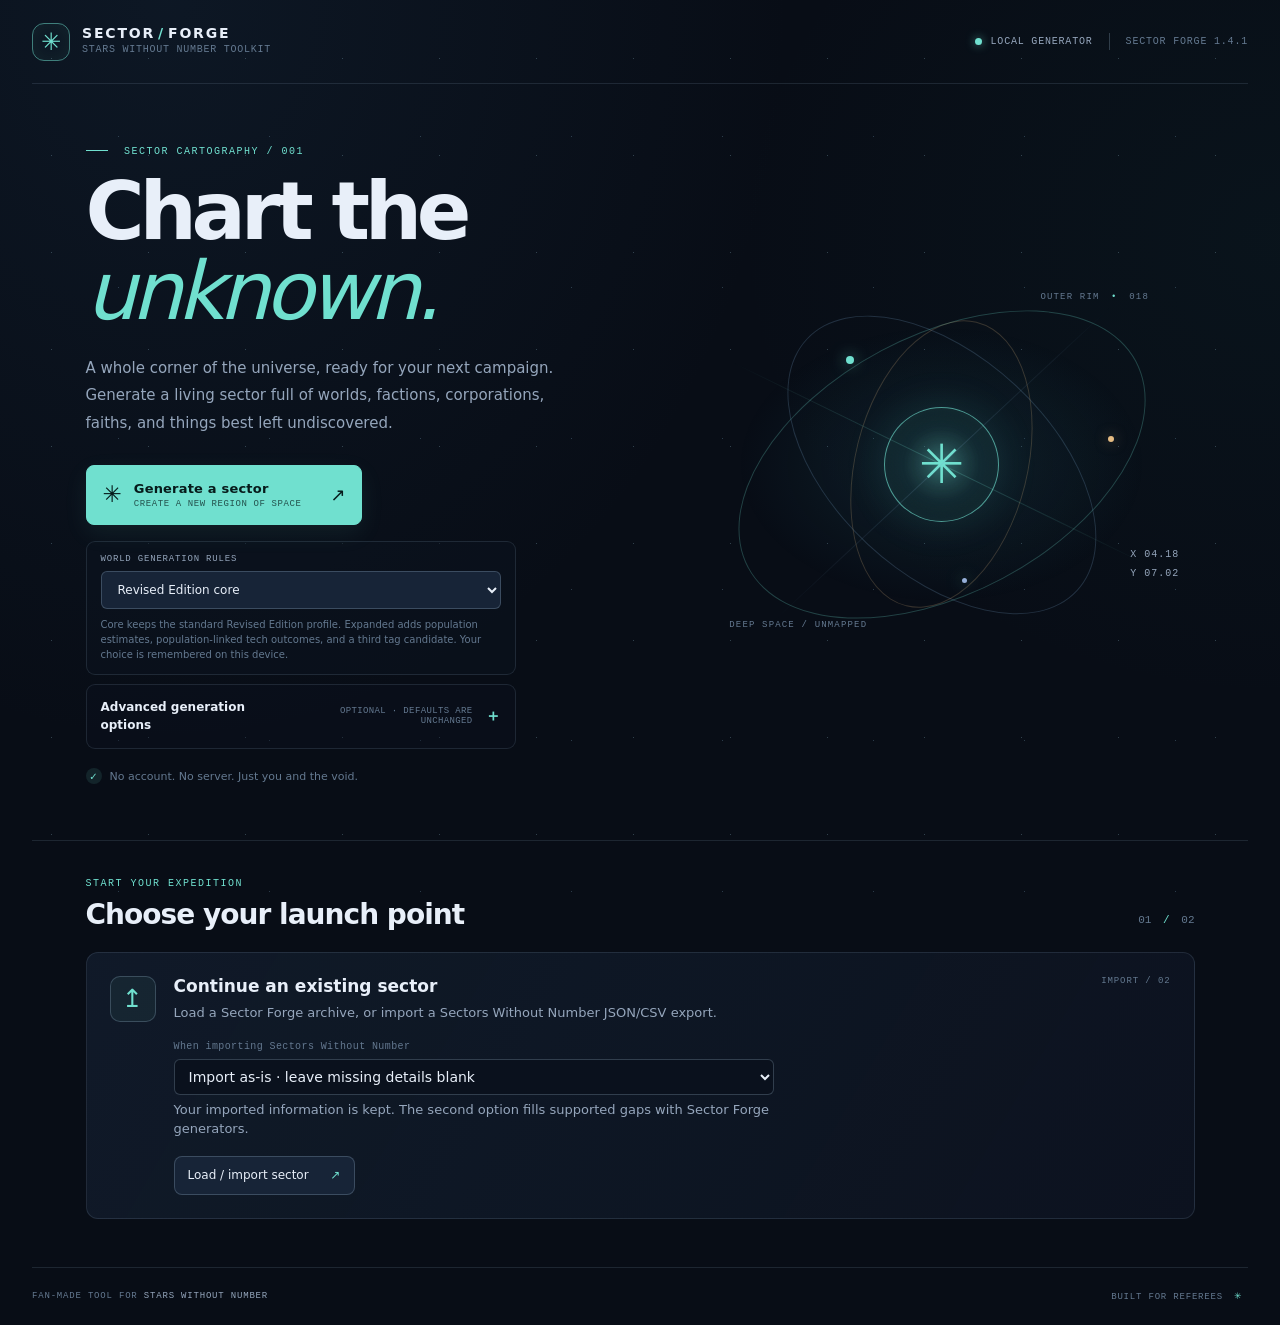
<file: index.html>
<!DOCTYPE html>
<html lang="en">
<head>
	<meta charset="UTF-8">
	<meta name="viewport" content="width=device-width, initial-scale=1">
	<meta name="theme-color" content="#0a101b">
	<meta name="description" content="Generate, explore, edit, and share Stars Without Number sectors.">
	<link rel="icon" type="image/svg+xml" href="./favicon.svg">
	<link rel="icon" type="image/png" sizes="32x32" href="./favicon-32x32.png">
	<link rel="icon" type="image/png" sizes="16x16" href="./favicon-16x16.png">
	<link rel="shortcut icon" href="./favicon.ico">
	<link rel="apple-touch-icon" sizes="180x180" href="./apple-touch-icon.png">
	<title>Sector Forge — Stars Without Number</title>
	<link rel="stylesheet" href="planet.css">
</head>
<body>
	<main id="generator-container" class="hide-section app-shell generator-shell">
		<header class="app-topbar">
			<a class="brand-lockup" href="#" aria-label="Sector Forge home">
				<span class="brand-mark" aria-hidden="true">✳</span>
				<span class="brand-copy"><strong>SECTOR<span class="brand-slash">/</span>FORGE</strong><small>STARS WITHOUT NUMBER TOOLKIT</small></span>
			</a>
			<div class="topbar-right"><span class="status-dot"></span><span>LOCAL GENERATOR</span><span class="topbar-divider"></span><span class="version-label">SECTOR FORGE 1.4.1</span></div>
		</header>

		<section class="hero-grid">
			<div class="hero-copy">
				<p class="eyebrow"><span class="eyebrow-line"></span> SECTOR CARTOGRAPHY / 001</p>
				<h1>Chart the<br><em>unknown.</em></h1>
				<p class="hero-description">A whole corner of the universe, ready for your next campaign. Generate a living sector full of worlds, factions, corporations, faiths, and things best left undiscovered.</p>
				<div class="hero-actions">
					<button id="generate-button" class="button button-primary"><span class="button-icon" aria-hidden="true">✳</span><span><strong>Generate a sector</strong><small>CREATE A NEW REGION OF SPACE</small></span><span class="button-arrow" aria-hidden="true">↗</span></button>
				</div>
				<div class="generation-options">
					<label for="world-generation-mode">World generation rules</label>
					<select id="world-generation-mode">
						<option value="core">Revised Edition core</option>
						<option value="expanded">Expanded World Generation profile</option>
					</select>
					<p>Core keeps the standard Revised Edition profile. Expanded adds population estimates, population-linked tech outcomes, and a third tag candidate. Your choice is remembered on this device.</p>
				</div>
				<details id="advanced-generation-options" class="generation-advanced">
					<summary><span>Advanced generation options</span><small>OPTIONAL · DEFAULTS ARE UNCHANGED</small></summary>
					<div class="generation-advanced-grid">
						<div class="generation-advanced-field">
							<label for="system-density">System density</label>
							<select id="system-density">
								<option value="default" selected>Default — current SWN baseline (21–30)</option>
								<option value="empty">Empty — no systems</option>
								<option value="scarce">Scarce — 8–14 systems</option>
								<option value="normal">Normal — 31–40 systems</option>
								<option value="crowded">Crowded — 45–65 systems</option>
							</select>
						</div>
						<div class="generation-advanced-field">
							<label for="world-density">World &amp; orbital content</label>
							<select id="world-density">
								<option value="default" selected>Default — current generation rules</option>
								<option value="empty">Empty — no planets or extra objects</option>
								<option value="scarce">Scarce — occasional worlds and objects</option>
								<option value="normal">Normal — varied, moderate systems</option>
								<option value="crowded">Crowded — many worlds and objects</option>
							</select>
						</div>
					</div>
					<p class="generation-advanced-note">System density controls how many of the 120 hexes contain stars. World &amp; orbital content controls planets, surface sites, and non-world survey objects such as stations, mines, ruins, wrecks, and installations. Leave both at Default to keep the existing one-click behavior.</p>
				</details>
				<div class="hero-footnote"><span class="mini-check">✓</span> No account. No server. Just you and the void.</div>
			</div>
			<div class="hero-art" aria-hidden="true">
				<div class="orbit orbit-one"></div><div class="orbit orbit-two"></div><div class="orbit orbit-three"></div>
				<div class="orbit-axis orbit-axis-one"></div><div class="orbit-axis orbit-axis-two"></div>
				<div class="hero-core"><span>✳</span></div>
				<span class="orbital-point orbital-point-one"></span><span class="orbital-point orbital-point-two"></span><span class="orbital-point orbital-point-three"></span>
				<span class="art-label art-label-top">OUTER RIM <i>•</i> 018</span><span class="art-label art-label-bottom">DEEP SPACE / UNMAPPED</span>
				<span class="art-coordinate">X 04.18<br>Y 07.02</span>
			</div>
		</section>

		<section class="creation-grid" aria-label="Sector setup">
			<div class="section-heading"><div><p class="eyebrow">START YOUR EXPEDITION</p><h2>Choose your launch point</h2></div><span class="section-index">01 <i>/</i> 02</span></div>
			<div class="launch-card load-card">
				<div class="launch-icon" aria-hidden="true">↥</div>
				<div class="launch-copy"><h3>Continue an existing sector</h3><p>Load a Sector Forge archive, or import a Sectors Without Number JSON/CSV export.</p><label class="field-label" for="swn-import-mode">When importing Sectors Without Number</label><select id="swn-import-mode" class="swn-import-mode"><option value="preserve" selected>Import as-is · leave missing details blank</option><option value="enrich">Import and generate missing details</option></select><p class="import-mode-help">Your imported information is kept. The second option fills supported gaps with Sector Forge generators.</p><label class="button button-secondary file-button" for="file-input">Load / import sector <span aria-hidden="true">↗</span></label><input type="file" id="file-input" accept=".json,.txt,.csv,application/json,text/plain,text/csv"></div>
				<div class="card-index">IMPORT / 02</div>
			</div>
		</section>

		<footer class="app-footer"><span>FAN-MADE TOOL FOR <a href="https://www.sinenomine-pub.com/?page_id=395" target="_blank" rel="noreferrer">STARS WITHOUT NUMBER</a></span><span class="footer-right">BUILT FOR REFEREES <i>✳</i></span></footer>
	</main>

	<main id="viewer-container" class="hide-section app-shell viewer-shell">
		<header class="app-topbar">
			<a class="brand-lockup" href="#" id="home-brand" aria-label="Back to Sector Forge">
				<span class="brand-mark" aria-hidden="true">✳</span>
				<span class="brand-copy"><strong>SECTOR<span class="brand-slash">/</span>FORGE</strong><small>STARS WITHOUT NUMBER TOOLKIT</small></span>
			</a>
			<div class="topbar-right"><span class="status-dot"></span><span>SECTOR FILE ACTIVE</span><span class="topbar-divider"></span><span class="version-label">GM CONSOLE</span></div>
		</header>

		<section class="sector-heading-row">
			<div class="sector-heading-copy"><p class="eyebrow"><span class="eyebrow-line"></span> YOUR CHARTED SPACE</p><div id="sector-name-container" class="sector-name-container"></div><p class="sector-subtitle">Independent worlds. Competing powers. A thousand stories waiting to happen.</p></div>
			<div class="sector-heading-actions"><span class="live-pill"><span class="status-dot"></span> ACTIVE SECTOR</span><button id="back-button" class="button button-quiet genmode"><span aria-hidden="true">←</span> All sectors</button></div>
		</section>

		<div id="viewer-tabs" class="viewer-tabs">
			<section data-title="Export" class="content-panel export-panel">
				<div class="panel-heading"><div><p class="eyebrow">TRANSFER / ARCHIVE</p><h2>Export &amp; share</h2><p class="panel-description">Download a portable GM backup or share a compressed link. Export size is shown below; large campaigns are better shared as JSON.</p></div><span class="panel-heading-mark" aria-hidden="true">↗</span></div>
				<div class="export-grid">
					<article class="export-card"><div class="export-card-icon" aria-hidden="true">▤</div><p class="eyebrow">REFEREE EDITION</p><h3>Full sector archive</h3><p>Includes private notes, hidden details, world tags, and referee-facing information.</p><a id="export-json-gm" class="button button-primary export-link" download>Download GM JSON <span aria-hidden="true">↓</span></a><label class="field-label" for="export-url-gm">Shareable GM link</label><input id="export-url-gm" readonly class="url-export" aria-label="Shareable GM link">
					</article>
					<article class="export-card"><div class="export-card-icon" aria-hidden="true">◇</div><p class="eyebrow">PLAYER EDITION</p><h3>Player-safe archive</h3><p>Strips selected secrets and hidden details, ready to share with the table.</p><a id="export-json-player" class="button button-secondary export-link" download>Download player JSON <span aria-hidden="true">↓</span></a><label class="field-label" for="export-url-player">Shareable player link</label><input id="export-url-player" readonly class="url-export" aria-label="Shareable player link">
					</article>
				</div>
				<p id="export-size-status" class="tool-status" role="status" aria-live="polite">Export size and detailed-history retention will appear after the sector export is prepared.</p>
				<section class="recovery-panel" aria-labelledby="local-recovery-heading">
					<div><p class="eyebrow">ON THIS DEVICE ONLY</p><h3 id="local-recovery-heading">Local recovery snapshot</h3><p class="panel-description">Keep an optional GM snapshot in this browser. Enable automatic snapshots after edits, or save one manually. Nothing is uploaded or encrypted by this feature; anyone with access to this browser profile may be able to access it. Avoid enabling this on shared devices.</p></div>
					<label class="recovery-toggle"><input id="recovery-auto-enable" type="checkbox"><span>Enable automatic local recovery snapshots</span></label>
					<div class="tool-actions"><button id="recovery-save-button" class="button button-secondary" type="button">Save snapshot now</button><button id="recovery-restore-button" class="button button-secondary" type="button" disabled>Restore latest snapshot</button><button id="recovery-clear-button" class="button button-quiet" type="button" disabled>Delete snapshot</button></div>
					<p id="recovery-status" class="tool-status" role="status" aria-live="polite">Checking local recovery storage…</p>
				</section>
				<p class="export-note"><span aria-hidden="true">ⓘ</span> Links contain the sector data in the URL. Large sectors may create long links; JSON is the most reliable portable backup.</p>
			</section>
			<section data-title="Sector Map" id="map-container" class="content-panel map-panel"></section>
			<section data-title="Worlds" class="content-panel data-panel"><div class="panel-heading"><div><p class="eyebrow">PLANETARY RECORDS</p><h2>World directory</h2><p class="panel-description">Browse and sort the worlds scattered across this sector.</p></div><span class="panel-heading-mark" aria-hidden="true">◎</span></div><p id="world-generation-profile-status" class="tool-status" role="status" aria-live="polite">World generation profile details will appear here.</p><div id="worlds-output" class="table-output"></div></section>
			<section data-title="Source Data" id="source-data-panel" class="content-panel data-panel"><div class="panel-heading"><div><p class="eyebrow">IMPORT ARCHIVE / SOURCE RECORDS</p><h2>Source data</h2><p class="panel-description">Review the source entities preserved from an imported Sectors Without Number export.</p></div><span class="panel-heading-mark" aria-hidden="true">⇩</span></div><div id="source-data-summary" class="empty-note">No external source data is attached to this sector.</div><div id="source-data-output" class="table-output"></div><div id="source-data-auxiliary-output" class="table-output"></div></section>
			<section data-title="Corporations" class="content-panel data-panel"><div class="panel-heading"><div><p class="eyebrow">COMMERCE / INDUSTRY</p><h2>Corporations</h2><p class="panel-description">The organizations competing to own tomorrow. Add a company even when an imported sector has no corporation baseline yet.</p></div><span class="panel-heading-mark" aria-hidden="true">▥</span></div><div class="tool-actions"><button id="corporations-add" class="button button-secondary" type="button">Add corporation</button><span id="corporations-status" class="tool-status" role="status" aria-live="polite"></span></div><div id="corporations-output" class="table-output"></div></section>
			<section data-title="Political Groups" class="content-panel data-panel"><div class="panel-heading"><div><p class="eyebrow">POWER / INFLUENCE</p><h2>Political groups</h2><p class="panel-description">Movements, coalitions, and powers with a stake in the sector. Add these freely, including to imported sectors with no political-group baseline.</p></div><span class="panel-heading-mark" aria-hidden="true">⌘</span></div><div class="tool-actions"><button id="political-groups-add" class="button button-secondary" type="button">Add political group</button><span id="political-groups-status" class="tool-status" role="status" aria-live="polite"></span></div><div id="political-groups-output" class="table-output"></div></section>
			<section data-title="Religions" class="content-panel data-panel"><div class="panel-heading"><div><p class="eyebrow">BELIEF / IDEOLOGY</p><h2>Religions &amp; faiths</h2><p class="panel-description">Creeds that shape worlds—and the people willing to die for them. Add a faith, sect, cult, or new religious movement, even when the imported directory is empty.</p></div><span class="panel-heading-mark" aria-hidden="true">✧</span></div><div class="tool-actions"><button id="religions-add" class="button button-secondary" type="button">Add religion / faith</button><span id="religions-status" class="tool-status" role="status" aria-live="polite"></span></div><div id="religions-output" class="table-output"></div></section>
			<section data-title="Aliens" class="content-panel data-panel"><div class="panel-heading"><div><p class="eyebrow">NON-HUMAN INTELLIGENCE</p><h2>Alien catalog</h2><p class="panel-description">Unfamiliar life, strange societies, and first-contact complications. Add species to any imported catalog; new sectors still generate 3–8 entries automatically.</p></div><span class="panel-heading-mark" aria-hidden="true">⌁</span></div><div class="tool-actions"><button id="aliens-add" class="button button-secondary" type="button">Add alien species</button><span id="alien-catalog-status" class="tool-status" role="status" aria-live="polite">Alien catalog count will appear here.</span></div><div id="aliens-output" class="table-output"></div></section>
			<section data-title="Factions" class="content-panel data-panel campaign-panel">
				<div class="panel-heading"><div><p class="eyebrow">SECTOR POWER / DOWNTIME</p><h2>Faction operations</h2><p class="panel-description">Track influential organizations, their resources, goals, assets, and the pressure they exert across the sector.</p></div><span class="panel-heading-mark" aria-hidden="true">♜</span></div>
				<div class="tool-actions"><button id="factions-add" class="button button-secondary" type="button">Add custom faction</button><button id="factions-reroll" class="button button-secondary" type="button">Regenerate factions</button><button id="faction-turn-button" class="button button-primary" type="button">Advance campaign turn ↗</button><span id="faction-turn-status" class="tool-status" role="status" aria-live="polite"></span></div>
				<div class="panel-subsection"><h3>Latest turn activity</h3><div id="faction-news" class="story-grid"></div></div><div class="panel-subsection"><h3>Campaign turn log</h3><p class="panel-description">Turn summaries stay compact. Expand a turn to inspect its events, or search the archived history when you need a specific faction, action, location, or referee note.</p><p id="faction-history-retention-status" class="tool-status" role="status" aria-live="polite"></p><div class="archive-toolbar"><input id="faction-history-search" type="search" placeholder="Search turns, factions, actions, locations, notes…" aria-label="Search campaign turn history"/><span id="faction-history-page-status" class="tool-status" role="status" aria-live="polite"></span><button id="faction-history-prev" class="button button-secondary" type="button">Newer</button><button id="faction-history-next" class="button button-secondary" type="button">Older</button></div><div id="faction-turn-history" class="story-grid"></div></div><div class="panel-subsection"><h3>Campaign Chronicle</h3><p class="panel-description">A causal event record for economic, logistical, political, faction, and corporate developments. Detailed archive history is retained within a configurable campaign-wide byte budget (512 KB by default); oldest detail is pruned first while aggregate counters and settlement idempotency records remain. Download periodic GM JSON backups for long campaigns.</p><p id="chronicle-retention-status" class="tool-status" role="status" aria-live="polite"></p><div class="tool-actions"><select id="chronicle-filter" aria-label="Filter Chronicle category"><option value="all">All event categories</option><option value="economic">Economy</option><option value="commerce">Commerce</option><option value="logistics">Logistics</option><option value="transport">Transport</option><option value="politics">Politics</option><option value="diplomacy">Diplomacy</option><option value="faction">Factions</option><option value="strategy">Strategy</option><option value="corporate">Corporations</option><option value="campaign">Campaign</option><option value="gm-note">GM notes</option></select><input id="chronicle-search" type="search" placeholder="Search events, people, places…" aria-label="Search Chronicle"/><button id="chronicle-note-add" class="button button-secondary" type="button">Add private GM note</button></div><p id="chronicle-page-status" class="tool-status" role="status" aria-live="polite"></p><div id="chronicle-output" class="story-grid"></div><textarea id="chronicle-note-text" class="text-input" rows="3" placeholder="Private referee note: decisions, hidden motives, off-screen events…" aria-label="Private Chronicle note"></textarea></div><div id="factions-output" class="table-output"></div>
				<div class="panel-subsection"><h3>Diplomatic relations</h3><p class="panel-description">Bilateral relationships can be adjusted directly. Trade flows, transit incidents, and hostile engagements now produce bounded automatic pressure on unlocked relationships. GM-authored locks remain authoritative.</p><div id="diplomacy-output" class="table-output"></div></div>
				<div class="panel-subsection"><h3>Strategic intelligence and decisions</h3><p class="panel-description">Factions score viable actions against their goals, assets, resources, market dependencies, threats, and diplomacy. With political autonomy enabled, faction actors can propose limited trade/transit/non-aggression agreements, respond to older offers, and seek ceasefire or peace under pressure; the GM can disable this separately. Corporations compare rival supply offers using expected delivered cost, including observed delivery reliability, before committing to a new contract. Decisions include explanations and uncertainty; GM controls and manual locks remain authoritative. Polity-to-polity diplomacy remains referee-directed.</p><div class="tool-actions"><button id="strategic-settings-edit" class="button button-secondary" type="button">Configure actor autonomy</button><span id="strategic-status" class="tool-status"></span></div><div id="strategic-output" class="table-output"></div></div>
				<div class="panel-subsection"><h3>Faction asset roster</h3><p class="panel-description">Review and edit individual assets, upkeep, hit points, deployment, and readiness.</p><div id="assets-output" class="table-output"></div></div>
				<p class="tool-footnote">Faction turns track income, upkeep, maintenance, asset purchases, influence, repair, and attack events using Sector Forge’s original generic asset catalog. This is a playable campaign aid, not a verbatim reproduction of the full published faction asset catalog and all special asset abilities.</p>
			</section>
			<section data-title="Trade & Routes" class="content-panel data-panel campaign-panel">
				<div class="panel-heading"><div><p class="eyebrow">TRADE LANES / POLITIES / MARKETS</p><h2>Sector connections</h2><p class="panel-description">Map reachable neighbors, outline political blocs, and compare original local commodity markets.</p></div><span class="panel-heading-mark" aria-hidden="true">⇄</span></div>
				<div class="tool-actions"><button id="routes-reroll" class="button button-secondary" type="button">Recalculate routes</button><button id="markets-reroll" class="button button-secondary" type="button">Reroll markets</button><button id="markets-initialize-economy" class="button button-primary" type="button">Initialize local economy</button><span id="route-status" class="tool-status" role="status" aria-live="polite"></span><span id="economy-status" class="tool-status" role="status" aria-live="polite"></span></div>
				<div class="panel-subsection"><h3>Political blocs</h3><p class="panel-description">Polity relations use their own political vocabulary and remain separate from faction diplomacy.</p><div class="tool-actions"><button id="polity-relation-add" class="button button-secondary" type="button">Record polity relation</button></div><div id="polities-output" class="story-grid"></div></div>
				<div class="panel-subsection"><h3>Trade & scout routes</h3><div id="routes-output" class="table-output"></div></div>
				<div class="panel-subsection"><h3>Territorial influence</h3><p class="panel-description">Control is recalculated from home systems and deployed assets. A referee override can settle contested borders.</p><div id="influence-output" class="table-output"></div></div>
				<div class="panel-subsection"><h3>World markets</h3><p class="panel-description">Markets track local production, consumption, inventories, shortages, and prices. Search by world, system, faction control, commodity, category, or tag. Goods tables and editing controls are built only when you open one market.</p><div class="market-browser-toolbar"><input id="market-search" type="search" placeholder="Search markets, systems, commodities, tags…" aria-label="Search world markets"/><span id="market-browser-status" class="tool-status" role="status" aria-live="polite"></span><button id="market-page-prev" class="button button-secondary" type="button">Previous</button><button id="market-page-next" class="button button-secondary" type="button">Next</button></div><div id="markets-output" class="market-grid"></div></div>
				<div class="panel-subsection"><h3>Interstellar logistics</h3><p class="panel-description">Shipments move over operational trade routes, consume route capacity, take time to arrive, and can be delayed or lose cargo to transit incidents. Diplomatic policies can restrict or price access across controlled borders. Commodity-aware cargo, recurring supply contracts, freight, tolls, tariffs, operator costs, and delivered commodity purchases now settle through persistent campaign-credit accounts.</p><p id="logistics-status" class="tool-status"></p><div id="shipments-output" class="table-output"></div></div>
				<div class="panel-subsection"><h3>Transport infrastructure</h3><p class="panel-description">Spaceports constrain cargo handling. Commissioned fleets add route capacity, influence transit speed and reliability, and require recurring operating costs. Routes without assigned fleets retain their abstract baseline capacity for compatibility.</p><p id="transport-status" class="tool-status" role="status" aria-live="polite"></p><div class="tool-actions"><button id="transport-fleet-add" class="button button-secondary" type="button">Commission transport fleet</button></div><h4>Spaceports</h4><div id="transport-ports-output" class="table-output"></div><h4>Fleets and route assignments</h4><div id="transport-fleets-output" class="table-output"></div></div><div class="panel-subsection"><h3>Recurring supply contracts</h3><p class="panel-description">Define recurring supply commitments between two markets. Contracts can set a negotiated fixed price, monthly-turn volume, and priority; they never bypass route capacity, cargo losses, market storage, or diplomatic restrictions.</p><div class="tool-actions"><button id="trade-contract-add" class="button button-secondary" type="button">Create supply contract</button><span id="contracts-status" class="tool-status" role="status" aria-live="polite"></span></div><div id="contracts-output" class="table-output"></div></div>
				<div class="panel-subsection"><h3>Commodity freight profiles</h3><p class="panel-description">Cargo now consumes route capacity according to its freight units per lot. Defaults reflect broad handling classes; the GM can override each commodity profile for the sector.</p><div id="commodity-freight-output" class="table-output"></div></div>
				<div class="panel-subsection"><h3>Formal political agreements</h3><p class="panel-description">Propose and ratify treaties, impose or lift sanctions, and record war, ceasefire, and peace transitions. Active policies are applied to the relevant route borders during logistics planning.</p><div class="tool-actions"><button id="politics-treaty-add" class="button button-secondary" type="button">Propose treaty</button><button id="politics-sanction-add" class="button button-secondary" type="button">Impose sanction</button><button id="politics-war-add" class="button button-secondary" type="button">Declare war</button></div><h4>Treaties and proposals</h4><p id="politics-status" class="tool-status" role="status" aria-live="polite"></p><div id="politics-treaties-output" class="table-output"></div><h4>Sanctions</h4><div id="politics-sanctions-output" class="table-output"></div><h4>Wars and ceasefires</h4><div id="politics-wars-output" class="table-output"></div></div><div class="panel-subsection"><h3>Commercial finances</h3><p class="panel-description">Abstract campaign-credit accounts track faction treasuries, corporate capital, freight operators, and customs receipts. Opening capital is an estimated campaign baseline, not a published SWN conversion; balances and overdraft warning thresholds are referee-facing; the threshold flags debt but does not prevent a transfer.</p><p id="finance-status" class="tool-status" role="status" aria-live="polite"></p><div id="finance-output" class="table-output"></div></div>
				<div class="panel-subsection"><h3>Corporate market links</h3><p class="panel-description">These are live links between corporations, specific worlds, market goods, and the systems that carry the trade.</p><div id="corp-market-links-output" class="table-output"></div></div>
			</section>
			<section data-title="Adventure Lab" class="content-panel data-panel campaign-panel">
				<div class="panel-heading"><div><p class="eyebrow">FRIENDS / ENEMIES / COMPLICATIONS</p><h2>Adventure seed forge</h2><p class="panel-description">Turn existing world tags into playable starting situations with patrons, opposition, complications, locations, stakes, and rewards.</p></div><span class="panel-heading-mark" aria-hidden="true">✦</span></div>
				<div class="tool-actions"><button id="adventures-reroll" class="button button-primary" type="button">Generate new adventure seeds ↗</button><span id="adventure-status" class="tool-status"></span></div>
				<div id="adventures-output" class="story-grid adventure-grid"></div>
			</section>
			<section data-title="Frontier Lab" class="content-panel data-panel campaign-panel">
				<div class="panel-heading"><div><p class="eyebrow">OPTIONAL CAMPAIGN MODULES</p><h2>Supplement toolkit</h2><p class="panel-description">Generate original campaign material for espionage, commerce, military operations, navies, cyberpunk, frontier outposts, ruins, relics, alien mysteries, and more.</p></div><span class="panel-heading-mark" aria-hidden="true">⌘</span></div>
				<div class="supplement-form">
					<label for="supplement-module">Choose a toolkit</label><select id="supplement-module">
						<option value="espionage">Darkness Visible — espionage & conspiracies</option><option value="merchant">Suns of Gold — merchant opportunity</option><option value="military">Starvation Cheap — military campaign</option><option value="naval">Skyward Steel — naval operation</option><option value="vehicle">Engines of Babylon — vehicle design brief</option><option value="cyberpunk">Polychrome — cyberpunk situation</option><option value="sorcery">Codex of the Black Sun — weird science / sorcery prompt</option><option value="outpost">Distant Lights — frontier outpost</option><option value="ruin">Dead Names — lost site / forgotten ruin</option><option value="relic">Relics of the Lost — pretech relic</option><option value="site">Sixteen Stars / Hard Light — perilous adventure site</option><option value="person">Patron / nemesis dossier</option><option value="character">Character Options — character concept</option>
					</select>
					<label for="supplement-target">Anchor to a world or system</label><select id="supplement-target"><option value="">Random suitable location</option></select>
					<button id="supplement-generate" class="button button-primary" type="button">Generate campaign material ↗</button>
				</div>
				<p class="tool-footnote">These are system-neutral, original prompts based on the campaign needs signaled by each book. They are not a page-by-page implementation of each supplement’s proprietary tables or mechanics. Character and patron outputs are original concept dossiers, not complete rules-legal character sheets; use the books to assign exact attributes, skills, foci, and other mechanics.</p>
				<div id="supplement-output" class="story-grid"></div>
			</section>
			<section data-title="Threats & People" class="content-panel data-panel campaign-panel">
				<div class="panel-heading"><div><p class="eyebrow">XENOBESTIARY / NPC FIELD NOTES</p><h2>Threats and people of interest</h2><p class="panel-description">Create useful stat scaffolds for hostile humans, robots/VIs, xenobeasts, patrons, and recurring nemeses.</p></div><span class="panel-heading-mark" aria-hidden="true">⚑</span></div>
				<div class="tool-actions"><button id="threats-reroll" class="button button-secondary" type="button">Generate threats</button><button id="people-reroll" class="button button-secondary" type="button">Generate people</button><span id="threat-status" class="tool-status"></span></div>
				<div class="panel-subsection"><h3>Threat roster</h3><div id="threats-output" class="table-output"></div></div>
				<div class="panel-subsection"><h3>People of interest</h3><div id="people-output" class="story-grid"></div></div>
			</section>
		</div>
		<footer class="app-footer viewer-footer"><span>SECTOR/FORGE <i>✳</i> CAMPAIGN CARTOGRAPHY</span><span class="footer-right">LOCAL DATA · YOUR TABLE · YOUR UNIVERSE</span></footer>
	</main>

	<script src="lzstring.min.js"></script>
	<script src="url-param.js"></script>
	<script src="dynmodal.js"></script>
	<script src="dynedit.js"></script>
	<script src="dyntable.js"></script>
	<script src="dyntab.js"></script>
	<script src="dynspoiler.js"></script>
	<script src="textload.js"></script>
	<script src="sector-grid.js"></script>
	<script src="swn-entity-enrichment.js"></script>
	<script src="swn-import.js"></script>
	<script src="generators/genutil.js"></script>
	<script src="generators/namegen.js"></script>
	<script src="generators/swnnamegen.js"></script>
	<script src="generators/buzzword_generator.js"></script>
	<script src="generators/world-terrain-generator.js"></script>
	<script src="generators/star-system-generator.js"></script>
	<script src="generators/world-generator.js"></script>
	<script src="generators/corporation-generator.js"></script>
	<script src="generators/religion-generator.js"></script>
	<script src="generators/political-group-generator.js"></script>
	<script src="generators/alien-generator.js"></script>
	<script src="simulation/trade-route-rules.js"></script>
	<script src="generators/campaign-tools.js"></script>
	<script src="simulation/sector-simulation.js"></script>
	<script src="simulation/economy-engine.js"></script>
	<script src="simulation/settlement-engine.js"></script>
	<script src="simulation/trade-contract-engine.js"></script>
	<script src="simulation/transport-engine.js"></script>
	<script src="simulation/logistics-engine.js"></script>
	<script src="simulation/diplomacy-engine.js"></script>
	<script src="simulation/political-engine.js"></script>
	<script src="simulation/strategic-engine.js"></script>
	<script src="hexmap.js"></script>
	<script src="app.js"></script>
	<script>App.start();</script>
</body>
</html>
</file>
<file: planet.css>
:root {
	color-scheme: dark;
	--bg-color: #080d16;
	--surface-0: #0d1421;
	--surface-1: #111b2a;
	--surface-2: #172437;
	--surface-3: #20334a;
	--text-color: #e8eff9;
	--text-muted: #95a6bc;
	--text-dim: #647990;
	--accent: #70e0cf;
	--accent-strong: #9cf4e7;
	--accent-ink: #061b1b;
	--amber: #e6bd83;
	--danger: #ef8b91;
	--line: rgba(157, 183, 208, .15);
	--line-strong: rgba(157, 183, 208, .27);
	--button-hover-color: var(--accent-strong);
	--inspector-border-color: var(--line);
	--table-alt-color: rgba(124, 155, 187, .045);
	--table-header-color: #162235;
	--table-header-hover-color: #233650;
	--tab-button-color: transparent;
	--tab-button-edge-color: transparent;
	--tab-button-hover-color: rgba(112, 224, 207, .07);
	--tab-button-visible-color: rgba(112, 224, 207, .1);
	--hexmap-grid-color: #24354a;
	--hexmap-xxyy-color: #5e738b;
	--hexmap-selection-color: rgba(112, 224, 207, .17);
	--hexmap-cell-color: #0d1725;
	--hexmap-system-name-color: #e2edf8;
	--hexmap-system-marker-color: #8df2e2;
	--hexmap-planet-name-color: #9eb2c9;
	--font-body: 'Aptos', 'Segoe UI', system-ui, sans-serif;
	--font-display: 'Aptos Display', 'Segoe UI', system-ui, sans-serif;
	--font-mono: ui-monospace, 'SFMono-Regular', Consolas, monospace;
}

* { box-sizing: border-box; }
html { min-width: 320px; background: var(--bg-color); scroll-behavior: smooth; }
body {
	margin: 0;
	min-height: 100vh;
	color: var(--text-color);
	background:
		radial-gradient(ellipse at 13% 0%, rgba(38, 74, 108, .17), transparent 39rem),
		radial-gradient(ellipse at 100% 18%, rgba(24, 96, 93, .08), transparent 34rem),
	var(--bg-color);
	font: 14px/1.55 var(--font-body);
	-webkit-font-smoothing: antialiased;
}
body::before {
	position: fixed;
	inset: 0;
	z-index: 0;
	content: '';
	pointer-events: none;
	opacity: .28;
	background-image: radial-gradient(#9fc8dc 0.55px, transparent .8px), radial-gradient(#8ab3d0 .5px, transparent .8px);
	background-size: 97px 97px, 151px 151px;
	background-position: 3px 10px, 43px 61px;
}
button, input, select, textarea { font: inherit; }
button, a, input { -webkit-tap-highlight-color: transparent; }
a { color: var(--accent); text-decoration: none; }
a:hover { color: var(--accent-strong); }
button { color: inherit; }
button:focus-visible, a:focus-visible, input:focus-visible, select:focus-visible, textarea:focus-visible, .textbutton:focus-visible { outline: 2px solid var(--accent); outline-offset: 3px; }
::selection { color: var(--accent-ink); background: var(--accent); }

.app-shell { position: relative; z-index: 1; width: min(1440px, calc(100% - 64px)); margin: 0 auto; }
.hide-section { display: none !important; }
.app-topbar { display: flex; align-items: center; justify-content: space-between; min-height: 84px; border-bottom: 1px solid var(--line); gap: 20px; }
.brand-lockup { display: inline-flex; align-items: center; gap: 12px; color: var(--text-color); }
.brand-lockup:hover { color: var(--text-color); }
.brand-mark { display: grid; place-items: center; width: 38px; height: 38px; border: 1px solid rgba(112, 224, 207, .52); border-radius: 12px; color: var(--accent); font-size: 24px; line-height: 1; box-shadow: inset 0 0 22px rgba(112, 224, 207, .08); }
.brand-copy { display: grid; gap: 2px; }
.brand-copy strong { font: 700 14px/1 var(--font-display); letter-spacing: .13em; }
.brand-slash { padding: 0 3px; color: var(--accent); }
.brand-copy small { color: var(--text-dim); font: 10px/1.5 var(--font-mono); letter-spacing: .075em; }
.topbar-right { display: flex; align-items: center; gap: 9px; color: var(--text-muted); font: 10px var(--font-mono); letter-spacing: .08em; }
.status-dot { display: inline-block; width: 7px; height: 7px; flex: 0 0 7px; border-radius: 50%; background: var(--accent); box-shadow: 0 0 10px rgba(112, 224, 207, .65); }
.topbar-divider { height: 17px; width: 1px; margin: 0 7px; background: var(--line-strong); }
.version-label { color: var(--text-dim); }

.hero-grid { display: grid; grid-template-columns: 1.04fr .96fr; align-items: center; min-height: 470px; padding: 60px 4.4% 55px; border-bottom: 1px solid var(--line); gap: 5%; overflow: hidden; }
.hero-copy { position: relative; z-index: 1; max-width: 600px; }
.eyebrow { margin: 0 0 13px; color: var(--accent); font: 500 10px/1.5 var(--font-mono); letter-spacing: .15em; text-transform: uppercase; }
.eyebrow-line { display: inline-block; width: 22px; height: 1px; margin: 0 9px 3px 0; background: var(--accent); }
h1, h2, h3, p { overflow-wrap: anywhere; }
h1 { margin: 0; font: 600 clamp(48px, 6.3vw, 84px)/.99 var(--font-display); letter-spacing: -.065em; }
h1 em { color: var(--accent); font-weight: 500; }
.hero-description { max-width: 475px; margin: 23px 0 27px; color: var(--text-muted); font-size: 15px; line-height: 1.85; }
.hero-actions { display: flex; flex-wrap: wrap; gap: 12px; }
.button { display: inline-flex; align-items: center; justify-content: center; gap: 12px; min-height: 46px; padding: 11px 16px; border: 1px solid transparent; border-radius: 8px; cursor: pointer; text-align: left; transition: transform .16s ease, background .16s ease, border-color .16s ease; }
.button:hover { transform: translateY(-1px); }
.button-primary { color: var(--accent-ink); background: var(--accent); border-color: var(--accent); box-shadow: 0 8px 24px rgba(112, 224, 207, .08); }
.button-primary:hover { color: var(--accent-ink); background: var(--accent-strong); border-color: var(--accent-strong); }
.button-secondary { color: var(--text-color); background: var(--surface-2); border-color: var(--line-strong); }
.button-secondary:hover { border-color: rgba(112, 224, 207, .5); background: #1a2a3d; }
.button-quiet { color: var(--text-muted); background: transparent; border-color: var(--line-strong); }
.button-quiet:hover { color: var(--accent); border-color: var(--accent); }
.button-icon { font-size: 23px; }
.button-primary strong { display: block; font: 700 13px var(--font-display); letter-spacing: .015em; }
.button-primary small { display: block; margin-top: 3px; color: rgba(6, 27, 27, .72); font: 9px var(--font-mono); letter-spacing: .065em; }
.button-arrow { margin-left: 17px; font-size: 18px; }
.hero-footnote { display: flex; align-items: center; gap: 8px; margin-top: 19px; color: var(--text-dim); font-size: 11px; }
.mini-check { display: inline-grid; place-items: center; width: 16px; height: 16px; border-radius: 50%; color: var(--accent); background: rgba(112, 224, 207, .11); font-size: 10px; }

.hero-art { position: relative; display: grid; place-items: center; min-height: 360px; isolation: isolate; }
.hero-art::before { position: absolute; inset: 7% 5%; z-index: -1; content: ''; background: radial-gradient(ellipse, rgba(40, 111, 128, .19), transparent 63%); }
.orbit { position: absolute; border: 1px solid rgba(112, 224, 207, .25); border-radius: 50%; transform: rotate(-28deg); }
.orbit-one { width: min(88%, 440px); aspect-ratio: 1.7; }
.orbit-two { width: min(74%, 370px); aspect-ratio: 1.7; transform: rotate(43deg); border-color: rgba(123, 166, 202, .23); }
.orbit-three { width: min(58%, 300px); aspect-ratio: 1.7; transform: rotate(104deg); border-color: rgba(230, 189, 131, .21); }
.orbit-axis { position: absolute; width: min(92%, 470px); height: 1px; background: linear-gradient(90deg, transparent, rgba(112, 224, 207, .25), transparent); }
.orbit-axis-one { transform: rotate(26deg); }
.orbit-axis-two { transform: rotate(-43deg); background: linear-gradient(90deg, transparent, rgba(123, 166, 202, .2), transparent); }
.hero-core { display: grid; place-items: center; width: 115px; height: 115px; border: 1px solid rgba(112, 224, 207, .65); border-radius: 50%; color: var(--accent); background: radial-gradient(circle, rgba(112, 224, 207, .2), rgba(112, 224, 207, .03) 65%); box-shadow: 0 0 44px rgba(112, 224, 207, .12), inset 0 0 24px rgba(112, 224, 207, .1); }
.hero-core span { font-size: 54px; text-shadow: 0 0 25px rgba(112, 224, 207, .7); }
.orbital-point { position: absolute; width: 8px; height: 8px; border-radius: 50%; background: var(--accent); box-shadow: 0 0 15px rgba(112, 224, 207, .65); }
.orbital-point-one { top: 20%; left: 31%; }
.orbital-point-two { right: 16%; top: 42%; width: 6px; height: 6px; background: var(--amber); box-shadow: 0 0 13px rgba(230, 189, 131, .5); }
.orbital-point-three { bottom: 17%; left: 54%; width: 5px; height: 5px; background: #96afd8; }
.art-label { position: absolute; color: var(--text-dim); font: 9px var(--font-mono); letter-spacing: .13em; }
.art-label i { padding: 0 5px; color: var(--accent); font-style: normal; }
.art-label-top { top: 2%; right: 9%; }
.art-label-bottom { bottom: 4%; left: 8%; }
.art-coordinate { position: absolute; right: 3%; bottom: 17%; color: var(--text-muted); font: 10px/1.9 var(--font-mono); letter-spacing: .1em; text-align: right; }

.creation-grid { padding: 35px 4.4% 48px; }
.section-heading { display: flex; justify-content: space-between; align-items: end; gap: 18px; margin-bottom: 21px; }
.section-heading .eyebrow { margin-bottom: 7px; }
h2 { margin: 0; font: 600 clamp(22px, 3vw, 28px)/1.2 var(--font-display); letter-spacing: -.035em; }
.section-index { padding-bottom: 5px; color: var(--text-dim); font: 11px var(--font-mono); }
.section-index i { padding: 0 5px; color: var(--accent); font-style: normal; }
.launch-card { position: relative; display: flex; align-items: flex-start; gap: 18px; padding: 23px; border: 1px solid var(--line); border-radius: 12px; background: linear-gradient(120deg, rgba(17, 27, 42, .94), rgba(13, 20, 33, .85)); }
.launch-icon { display: grid; place-items: center; width: 46px; height: 46px; flex: 0 0 46px; border: 1px solid var(--line-strong); border-radius: 10px; color: var(--accent); background: rgba(112, 224, 207, .06); font-size: 25px; }
.launch-copy { max-width: 600px; }
.launch-copy h3 { margin: 0 0 7px; font: 600 17px var(--font-display); }
.launch-copy p { margin: 0 0 17px; color: var(--text-muted); font-size: 13px; }
.file-button { min-height: 39px; padding: 8px 13px; font-size: 12px; }
.file-button span { margin-left: 10px; color: var(--accent); }
#file-input { display: none; }
.card-index { margin-left: auto; color: var(--text-dim); font: 9px var(--font-mono); letter-spacing: .1em; white-space: nowrap; }
.app-footer { display: flex; justify-content: space-between; align-items: center; gap: 16px; min-height: 58px; border-top: 1px solid var(--line); color: var(--text-dim); font: 9px var(--font-mono); letter-spacing: .09em; }
.app-footer a { color: var(--text-muted); }
.app-footer a:hover { color: var(--accent); }
.app-footer i { margin: 0 5px; color: var(--accent); font-style: normal; }
.footer-right { text-align: right; }

/* Sector overview */
.sector-heading-row { display: flex; justify-content: space-between; align-items: end; gap: 25px; padding: 39px 0 29px; }
.sector-heading-copy { min-width: 0; }
.sector-heading-copy .eyebrow { margin-bottom: 8px; }
.sector-name-container { display: flex; align-items: center; flex-wrap: wrap; gap: 12px; }
.sector-name { display: block; font: 600 clamp(32px, 4vw, 49px)/1.08 var(--font-display); letter-spacing: -.055em; }
.sector-name-container .edit-zone { display: inline-flex; gap: 8px; }
.sector-name-container .textbutton { color: var(--text-dim); font-size: 11px; }
.sector-subtitle { margin: 10px 0 0; color: var(--text-muted); font-size: 13px; }
.sector-heading-actions { display: flex; flex-wrap: wrap; align-items: center; justify-content: flex-end; gap: 12px; padding-bottom: 3px; }
.live-pill { display: inline-flex; align-items: center; gap: 8px; padding: 8px 10px; border: 1px solid rgba(112, 224, 207, .23); border-radius: 999px; color: var(--accent); background: rgba(112, 224, 207, .06); font: 9px var(--font-mono); letter-spacing: .08em; white-space: nowrap; }
.live-pill .status-dot { width: 5px; height: 5px; flex-basis: 5px; }
#back-button { white-space: nowrap; }

.viewer-tabs { min-width: 0; }
.viewer-tabs > div:first-child { display: flex; gap: 5px; overflow-x: auto; padding: 7px 7px 0; border: 1px solid var(--line); border-bottom: 0; border-radius: 12px 12px 0 0; background: rgba(13, 20, 33, .72); scrollbar-width: thin; }
button.dyntab-button { position: relative; display: inline-flex; justify-content: center; align-items: center; min-width: max-content; padding: 12px 15px 14px; margin: 0; border: 1px solid transparent; border-radius: 7px 7px 0 0; color: var(--text-muted); background: transparent; font: 500 12px var(--font-display); cursor: pointer; transition: background .15s ease, color .15s ease; }
button.dyntab-button.dyntab-hidden:hover { color: var(--text-color); background: rgba(255, 255, 255, .035); }
button.dyntab-button.dyntab-visible { color: var(--accent); background: rgba(112, 224, 207, .07); border-color: rgba(112, 224, 207, .15); }
button.dyntab-button.dyntab-visible::after { position: absolute; right: 14px; bottom: -1px; left: 14px; height: 2px; content: ''; background: var(--accent); box-shadow: 0 0 10px rgba(112, 224, 207, .5); }
/* Panels are section elements, not divs: hide every inactive tab regardless of tag. */
.dyntab-panels > .dyntab-hidden { display: none !important; }
.dyntab-panels > .dyntab-visible { display: block; }
.viewer-tabs > div:nth-child(2) { min-height: 450px; padding: 24px; border: 1px solid var(--line); border-radius: 0 0 12px 12px; background: rgba(13, 20, 33, .77); }
.content-panel { min-width: 0; }
.panel-heading { display: flex; justify-content: space-between; align-items: flex-start; gap: 20px; margin-bottom: 25px; }
.panel-heading .eyebrow { margin-bottom: 8px; }
.panel-heading h2 { font-size: 27px; }
.panel-description { max-width: 680px; margin: 9px 0 0; color: var(--text-muted); font-size: 13px; }
.panel-heading-mark { display: grid; place-items: center; width: 43px; height: 43px; border: 1px solid var(--line); border-radius: 11px; color: var(--accent); background: rgba(112, 224, 207, .05); font-size: 24px; flex: 0 0 auto; }
.export-grid { display: grid; grid-template-columns: repeat(2, minmax(0, 1fr)); gap: 17px; }
.export-card { min-width: 0; padding: 23px; border: 1px solid var(--line); border-radius: 11px; background: linear-gradient(150deg, rgba(22, 34, 53, .74), rgba(13, 20, 33, .8)); }
.export-card-icon { display: grid; place-items: center; width: 39px; height: 39px; margin-bottom: 23px; border: 1px solid var(--line-strong); border-radius: 10px; color: var(--accent); background: rgba(112, 224, 207, .06); font-size: 20px; }
.export-card .eyebrow { margin-bottom: 7px; font-size: 9px; }
.export-card h3 { margin: 0 0 8px; font: 600 20px var(--font-display); }
.export-card > p:not(.eyebrow) { min-height: 42px; margin: 0 0 18px; color: var(--text-muted); font-size: 12px; }
.export-link { display: flex; width: 100%; justify-content: space-between; min-height: 41px; margin-bottom: 20px; font-size: 12px; }
.field-label { display: block; margin-bottom: 7px; color: var(--text-dim); font: 10px var(--font-mono); letter-spacing: .04em; }
.url-export { display: block; width: 100%; min-width: 0; padding: 11px 12px; border: 1px solid var(--line); border-radius: 6px; color: var(--text-muted); background: #080f19; font: 11px var(--font-mono); }
.export-note { display: flex; gap: 9px; margin: 20px 0 0; color: var(--text-dim); font-size: 11px; }
.export-note span { color: var(--amber); }
.recovery-panel { margin-top:22px; padding:20px 22px; border:1px solid var(--line); border-radius:11px; background:rgba(12,19,31,.58); }
.recovery-panel h3 { margin:0 0 7px; font:600 19px var(--font-display); }
.recovery-panel .panel-description { max-width:760px; margin:0 0 14px; }
.recovery-toggle { display:flex; align-items:flex-start; gap:9px; margin:12px 0 14px; color:var(--text); font-size:12px; line-height:1.5; cursor:pointer; }
.recovery-toggle input { flex:0 0 auto; margin:2px 0 0; accent-color:var(--accent); }
.recovery-panel .tool-actions { margin-bottom:10px; }
.recovery-panel .tool-status { display:block; min-height:1.5em; line-height:1.5; }

.viewer-footer { margin-top: 23px; }

/* Map and inspector */
#map-container { min-width: 0; }
.map-toolbar { display: flex; justify-content: space-between; align-items: center; gap: 15px; margin-bottom: 17px; }
.map-toolbar-copy { display: grid; gap: 4px; }
.map-kicker { color: var(--accent); font: 10px var(--font-mono); letter-spacing: .12em; }
.map-subtitle { color: var(--text-dim); font-size: 11px; }
.map-stats { display: flex; flex-wrap: wrap; gap: 8px; }
.map-stat { padding: 7px 10px; border: 1px solid var(--line); border-radius: 7px; color: var(--text-muted); background: var(--surface-0); font: 10px var(--font-mono); white-space: nowrap; }
.map-stat strong { color: var(--accent); font-weight: 500; }
.map-layout { display: grid; grid-template-columns: minmax(265px, 310px) minmax(0, 1fr); gap: 18px; align-items: start; min-width: 0; }
.map-layout > * { min-width: 0; max-width: 100%; }
#inspector { display: block; width: 100%; min-width: 0; max-height: 730px; overflow-y: auto; padding: 18px; border: 1px solid var(--line); border-radius: 10px; background: linear-gradient(180deg, rgba(17, 27, 42, .94), rgba(10, 16, 27, .96)); white-space: normal; scrollbar-color: var(--surface-3) transparent; scrollbar-width: thin; }
#inspector::-webkit-scrollbar, .map-canvas-scroll::-webkit-scrollbar, .table-output::-webkit-scrollbar { width: 8px; height: 8px; }
#inspector::-webkit-scrollbar-thumb, .map-canvas-scroll::-webkit-scrollbar-thumb, .table-output::-webkit-scrollbar-thumb { border-radius: 10px; background: var(--surface-3); }
#inspector > p:first-child { padding-bottom: 14px; margin: 0 0 14px; border-bottom: 1px solid var(--line); }
.inspector-system-name { display: block; margin-bottom: 5px; color: var(--text-color); font: 600 22px/1.25 var(--font-display); letter-spacing: -.035em; }
.inspector-object-name { color: #dce7f3; font: 600 14px var(--font-display); }
.inspector-object-header { padding-top: 4px; }
#inspector .secondary { color: var(--text-dim); }
#inspector p { margin: 8px 0; font-size: 12px; }
#inspector hr { height: 1px; margin: 15px 0; border: 0; background: var(--line); }
#inspector table { width: 100%; border-spacing: 0; font-size: 11px; }
#inspector td { padding: 4px 0; vertical-align: top; }
#inspector td:nth-child(1) { padding-right: 13px; color: var(--text-dim); text-align: left; white-space: nowrap; }
#inspector td:nth-child(2) { color: var(--text-muted); overflow-wrap: anywhere; }
#inspector .inspector-tag-body { margin: 8px 0 14px; padding: 10px 11px; border-left: 2px solid rgba(112, 224, 207, .3); border-radius: 0 7px 7px 0; background: rgba(112, 224, 207, .035); color: var(--text-muted); font-size: 11px; }
#inspector .inspector-tag-body p { color: var(--text-dim); font-size: 10px; font-weight: 600; letter-spacing: .07em; text-transform: uppercase; }
#inspector .textbutton { color: var(--accent); font-size: 11px; }
#inspector .textbutton:hover { color: var(--accent-strong); text-decoration: underline; }
.map-visual { display: flex; flex-direction: column; min-width: 0; overflow: hidden; border: 1px solid var(--line); border-radius: 10px; background: radial-gradient(ellipse at 50% 43%, rgba(26, 55, 76, .25), transparent 70%), #09111d; }
.map-visual-header { display: flex; justify-content: space-between; align-items: center; gap: 12px; padding: 13px 16px; border-bottom: 1px solid var(--line); background: rgba(17, 27, 42, .65); }
.map-visual-header strong { font: 500 11px var(--font-mono); letter-spacing: .07em; }
.map-visual-header span { color: var(--text-dim); font: 9px var(--font-mono); letter-spacing: .08em; }
.map-canvas-scroll { display: flex; justify-content: center; align-items: flex-start; width: 100%; min-width: 0; max-width: 100%; padding: 15px 10px 8px; overflow: visible; overscroll-behavior: auto; }
#hexmap { display: block; width: min(100%, 600px); height: auto; max-width: 100%; cursor: crosshair; image-rendering: auto; }
.map-legend { display: flex; flex-wrap: wrap; align-items: center; gap: 13px; padding: 12px 16px; border-top: 1px solid var(--line); color: var(--text-dim); font-size: 10px; }
.legend-item { display: inline-flex; align-items: center; gap: 7px; }
.legend-dot { display: inline-block; width: 7px; height: 7px; border-radius: 50%; background: var(--accent); box-shadow: 0 0 7px rgba(112, 224, 207, .4); }
.legend-ring { display: inline-block; width: 10px; height: 10px; border: 1px solid var(--amber); border-radius: 50%; }
.legend-faction-swatch { display:inline-block; flex:0 0 10px; width:10px; height:10px; border:1px solid rgba(230,240,250,.55); border-radius:2px; box-shadow:0 0 6px rgba(0,0,0,.2); }
.legend-faction-swatch.contested { background:#e6bd83; }
.legend-hex { display: inline-block; width: 10px; height: 9px; border: 1px solid var(--hexmap-grid-color); clip-path: polygon(25% 0, 75% 0, 100% 50%, 75% 100%, 25% 100%, 0 50%); background: var(--surface-2); }

/* Data tables */
.data-panel { min-width: 0; }
.table-output { max-width: 100%; overflow: auto; border: 1px solid var(--line); border-radius: 9px; scrollbar-width: thin; scrollbar-color: var(--surface-3) transparent; }
.dyntable { width: 100%; min-width: 740px; border-spacing: 0; border-collapse: separate; color: var(--text-muted); font-size: 12px; }

/* World and alien directories contain more columns than a phone can show at
   once. Keep their columns readable and let the existing table-output frame
   scroll horizontally instead of squeezing words/actions into character-wide
   cells. Explicit col widths also stabilize the table across generated data. */
#worlds-output .dyntable { width: 100%; min-width: 1475px; table-layout: fixed; }
#worlds-output .dyntable col:nth-child(1)  { width: 50px; }
#worlds-output .dyntable col:nth-child(2)  { width: 105px; }
#worlds-output .dyntable col:nth-child(3)  { width: 105px; }
#worlds-output .dyntable col:nth-child(4)  { width: 100px; }
#worlds-output .dyntable col:nth-child(5)  { width: 65px; }
#worlds-output .dyntable col:nth-child(6)  { width: 80px; }
#worlds-output .dyntable col:nth-child(7)  { width: 85px; }
#worlds-output .dyntable col:nth-child(8)  { width: 125px; }
#worlds-output .dyntable col:nth-child(9)  { width: 100px; }
#worlds-output .dyntable col:nth-child(10) { width: 105px; }
#worlds-output .dyntable col:nth-child(11) { width: 105px; }
#worlds-output .dyntable col:nth-child(12) { width: 120px; }
#worlds-output .dyntable col:nth-child(13) { width: 150px; }
#worlds-output .dyntable col:nth-child(14) { width: 110px; }
#worlds-output .dyntable col.edit-column { width: 70px; }
/* Corporation rows also need a stable action column. The descriptive fields
   can be long (especially Sector interests and Strategy), so give them fixed
   room and keep the Edit action from being squeezed by content-heavy records. */
#corporations-output .dyntable { width: 100%; min-width: 1000px; table-layout: fixed; }
#corporations-output .dyntable col:nth-child(1) { width: 160px; }
#corporations-output .dyntable col:nth-child(2) { width: 170px; }
#corporations-output .dyntable col:nth-child(3) { width: 200px; }
#corporations-output .dyntable col:nth-child(4) { width: 110px; }
#corporations-output .dyntable col:nth-child(5) { width: 180px; }
#corporations-output .dyntable col:nth-child(6) { width: 100px; }
#corporations-output .dyntable col.edit-column { width: 80px; }
#corporations-output .dyntable td { overflow-wrap: break-word; word-break: normal; hyphens: manual; }
#corporations-output .dyntable td.edit-cell { min-width: 80px; white-space: nowrap; text-align: center; }
#corporations-output .dyntable td.edit-cell .textbutton { display: inline-block; min-width: 38px; white-space: nowrap; overflow-wrap: normal; word-break: keep-all; }
#aliens-output .dyntable { width: 100%; min-width: 820px; table-layout: fixed; }
#aliens-output .dyntable col:nth-child(1) { width: 155px; }
#aliens-output .dyntable col:nth-child(2) { width: 100px; }
#aliens-output .dyntable col:nth-child(3) { width: 180px; }
#aliens-output .dyntable col:nth-child(4) { width: 130px; }
#aliens-output .dyntable col:nth-child(5) { width: 180px; }
#aliens-output .dyntable col.edit-column { width: 75px; }
#worlds-output .dyntable td,
#aliens-output .dyntable td { overflow-wrap: break-word; word-break: normal; hyphens: manual; }
#worlds-output .dyntable td.edit-cell,
#aliens-output .dyntable td.edit-cell { min-width: 70px; white-space: nowrap; text-align: center; }
#worlds-output .dyntable td.edit-cell .textbutton,
#aliens-output .dyntable td.edit-cell .textbutton { display: inline-block; min-width: 34px; white-space: nowrap; overflow-wrap: normal; word-break: keep-all; }
.dyntable td { padding: 12px 14px; border: 0; border-bottom: 1px solid rgba(157, 183, 208, .08); vertical-align: top; }
.dyntable tbody tr { background: rgba(13, 20, 33, .45); transition: background .12s ease; }
.dyntable tbody tr:nth-child(2n) { background: rgba(124, 155, 187, .035); }
.dyntable tbody tr:hover { background: rgba(112, 224, 207, .055); }
.dyntable tbody tr:last-child td { border-bottom: 0; }
.dyntable thead { position: sticky; top: 0; z-index: 1; color: var(--text-dim); background: var(--table-header-color); font: 10px var(--font-mono); letter-spacing: .065em; text-transform: uppercase; }
.dyntable thead td { padding-top: 14px; padding-bottom: 14px; border-bottom: 1px solid var(--line-strong); cursor: pointer; white-space: nowrap; }
.dyntable thead td:hover { color: var(--accent); background: var(--table-header-hover-color); }
.dyntable .dyntable-hidden, .no-edit .dyntable .edit-cell { display: none; }
.dyntable .textbutton { color: var(--accent); }

/* Editors, dialogs and spoilers */
input, select, textarea { max-width: 100%; border: 1px solid var(--line-strong); border-radius: 6px; color: var(--text-color); background: #0a111d; }
input, select { padding: 8px 10px; }
textarea { padding: 10px; }
input::placeholder, textarea::placeholder { color: var(--text-dim); }
.no-edit .edit-zone { display: none !important; }
.no-edit .gm-only-control { display: none !important; }
.map-edit-mode-off #inspector .edit-zone { display: none !important; }
.textbutton { cursor: pointer; color: var(--accent); user-select: none; }
.textbutton:hover { color: var(--accent-strong); }
.dynmodal-background { position: fixed; inset: 0; z-index: 50; width: 100%; height: 100%; background: rgba(3, 6, 12, .78); backdrop-filter: blur(5px); }
#modal-background.hide { display: none; }
.dynmodal-container { position: fixed; top: 50%; left: 50%; z-index: 51; width: min(560px, calc(100vw - 32px)); max-height: min(84vh, 850px); overflow: auto; transform: translate(-50%, -50%); padding: 25px; border: 1px solid var(--line-strong); border-radius: 13px; color: var(--text-color); background: var(--surface-0); box-shadow: 0 24px 80px rgba(0, 0, 0, .5); }
.dynmodal-container > p:first-child { margin-top: 0; font: 600 20px var(--font-display); }
.dynmodal-container .textbutton { display: inline-flex; margin: 7px 8px 0 0; padding: 9px 14px; border: 1px solid var(--line-strong); border-radius: 6px; }
.dynedit { width: 100%; border-spacing: 0 7px; }
.dynedit td { vertical-align: top !important; }
.dynedit-status { min-height: 1.2em; margin: 4px 0 10px; color: var(--text-dim); font-size: 11px; }
.dynedit td:first-child { width: 32%; padding: 8px 12px 0 0; color: var(--text-muted); font-size: 12px; }
.dynedit select, .dynedit input, .dynedit textarea { width: 100%; padding: 9px 10px; }
.dynedit textarea { min-height: 80px; resize: vertical; }
.dynedit-title { margin-bottom: 15px; color: var(--text-color); font: 600 20px var(--font-display); }
.dynedit-randomize { margin-left: 7px; color: var(--accent); cursor: pointer; font-size: 20px; }
.dynspoiler-header { cursor: pointer; color: var(--accent); font: 500 10px var(--font-mono); letter-spacing: .07em; }
.dynspoiler-header:hover { text-decoration: underline; }
.dynspoiler-header::after { content: '  +'; color: var(--text-dim); }
.dynspoiler-header.dynspoiler-hidden::after { content: '  −'; }
.dynspoiler-body.dynspoiler-hidden { display: none; }

@media (min-width: 1600px) {
	.app-shell { width: min(1500px, calc(100% - 100px)); }
}
@media (max-width: 1000px) {
	.app-shell { width: min(100% - 36px, 900px); }
	.hero-grid { padding-right: 2%; padding-left: 2%; gap: 2%; }
	.creation-grid { padding-right: 2%; padding-left: 2%; }
	.map-layout { grid-template-columns: minmax(235px, 280px) minmax(0, 1fr); gap: 12px; }
	.viewer-tabs > div:nth-child(2) { padding: 17px; }
	#inspector { padding: 13px; }
}
@media (max-width: 760px) {
	.app-shell { width: calc(100% - 28px); }
	.app-topbar { min-height: 70px; }
	.topbar-right { font-size: 8px; gap: 6px; }
	.version-label, .topbar-divider { display: none; }
	.brand-mark { width: 34px; height: 34px; }
	.brand-copy strong { font-size: 12px; }
	.brand-copy small { font-size: 8px; }
	.hero-grid { grid-template-columns: 1fr; min-height: 0; padding: 43px 2% 35px; }
	h1 { font-size: clamp(48px, 13vw, 76px); }
	.hero-description { max-width: 550px; font-size: 14px; }
	.hero-art { min-height: 270px; margin-top: 8px; }
	.hero-core { width: 86px; height: 86px; }
	.hero-core span { font-size: 42px; }
	.orbit-one { width: 80%; }
	.orbit-two { width: 66%; }
	.orbit-three { width: 50%; }
	.art-label-top { right: 2%; }
	.art-coordinate { right: 0; }
	.creation-grid { padding: 30px 2% 35px; }
	.launch-card { padding: 18px; }
	.card-index { display: none; }
	.sector-heading-row { align-items: flex-start; flex-direction: column; padding: 29px 0 23px; gap: 17px; }
	.sector-heading-actions { justify-content: flex-start; }
	.sector-subtitle { max-width: 500px; }
	.viewer-tabs > div:first-child { padding: 5px 5px 0; }
	button.dyntab-button { padding: 11px 12px 13px; font-size: 11px; }
	.viewer-tabs > div:nth-child(2) { padding: 14px; }
	.panel-heading h2 { font-size: 23px; }
	.export-grid { grid-template-columns: 1fr; }
	.export-card > p:not(.eyebrow) { min-height: 0; }
	.map-toolbar { align-items: flex-start; flex-direction: column; }
	.map-layout { grid-template-columns: minmax(0, 1fr); }
	#inspector { max-height: 480px; }
	.map-canvas-scroll { padding: 8px; }
	#hexmap { width: min(100%, 600px); }
	.app-footer { align-items: flex-start; flex-direction: column; justify-content: center; padding: 15px 0; gap: 7px; }
	.footer-right { text-align: left; }
}
@media (max-width: 430px) {
	.topbar-right { font-size: 0; }
	.topbar-right .status-dot { margin-right: 1px; }
	.hero-art { min-height: 220px; }
	.art-label { font-size: 7px; }
	.launch-card { gap: 13px; padding: 15px; }
	.launch-icon { width: 38px; height: 38px; flex-basis: 38px; }
	.launch-copy h3 { font-size: 15px; }
	.section-heading { align-items: flex-start; }
	.section-index { padding-top: 5px; white-space: nowrap; }
	.live-pill { font-size: 8px; }
	.panel-heading-mark { width: 36px; height: 36px; }
	.export-card { padding: 17px; }
	.viewer-tabs > div:nth-child(2) { padding: 10px; }
}

@media (prefers-reduced-motion: reduce) {
	*, *::before, *::after { scroll-behavior: auto !important; transition-duration: .01ms !important; animation-duration: .01ms !important; }
}

.inspector-empty-state { display: flex; min-height: 260px; flex-direction: column; align-items: flex-start; justify-content: center; }
.inspector-empty-mark { display: grid; place-items: center; width: 42px; height: 42px; margin-bottom: 15px; border: 1px solid var(--line-strong); border-radius: 12px; color: var(--text-dim); font-size: 25px; }
.inspector-empty-state h3 { margin: 0 0 6px; font: 600 17px var(--font-display); }
.inspector-empty-state p { color: var(--text-muted); font-size: 12px; }

/* Campaign-tool workspace components */
.tool-actions { display:flex; align-items:center; flex-wrap:wrap; gap:9px; margin: 4px 0 20px; }
.tool-status { color:var(--text-muted); font: 500 10px var(--font-mono); letter-spacing:.03em; }
.tool-footnote { margin: 18px 0 0; padding: 12px 14px; border:1px solid var(--line); border-left:2px solid var(--accent); border-radius:8px; color:var(--text-muted); background:var(--surface-1); font-size:11px; line-height:1.65; }
.panel-subsection { margin-top:28px; }
.panel-subsection > h3 { margin:0 0 12px; color:var(--text-color); font:600 16px var(--font-display); letter-spacing:-.01em; }
.panel-subsection > .panel-description { margin-top:-4px; margin-bottom:14px; }
.story-grid { display:grid; grid-template-columns:repeat(2,minmax(0,1fr)); gap:12px; }
.story-card { min-width:0; position:relative; padding:17px; border:1px solid var(--line); border-radius:12px; background:linear-gradient(145deg,var(--surface-1),var(--surface-2)); box-shadow:0 8px 24px rgba(0,0,0,.08); }
.story-card:hover { border-color:var(--line-strong); }
.story-kicker { margin:0 0 7px; color:var(--accent); font:500 9px var(--font-mono); letter-spacing:.1em; text-transform:uppercase; overflow-wrap:anywhere; }
.story-card h3 { margin:0 0 8px; color:var(--text-color); font:600 18px var(--font-display); line-height:1.2; overflow-wrap:anywhere; }
.story-summary { margin:0 0 13px; color:var(--text-muted); font-size:12px; line-height:1.65; }
.faction-turn-event-list { margin:0 0 12px; padding-left:18px; color:var(--text-muted); font-size:11px; line-height:1.6; overflow-wrap:anywhere; }
.faction-turn-event-list li { margin:0 0 5px; }
.faction-turn-note-editor { margin-top:12px; }
.faction-turn-note-editor textarea { display:block; width:100%; min-height:88px; resize:vertical; }
.story-field { display:grid; grid-template-columns:minmax(74px, .42fr) minmax(0,1fr); gap:10px; padding:8px 0; border-top:1px solid var(--line); font-size:11px; line-height:1.5; }
.story-field strong { color:var(--text-dim); font:500 9px var(--font-mono); letter-spacing:.07em; text-transform:uppercase; }
.story-field span { min-width:0; color:var(--text-color); overflow-wrap:anywhere; }
.story-field ul { padding-left:16px; margin:0; }
.story-field li { margin:0 0 4px; }
.story-status { display:inline-flex; align-items:center; margin:0 0 10px; padding:4px 7px; border:1px solid var(--line); border-radius:5px; color:var(--text-muted); font:500 9px var(--font-mono); text-transform:uppercase; letter-spacing:.05em; }
.story-status.is-complete { border-color:rgba(111,205,163,.32); color:#8edeb6; }
.story-controls { display:flex; flex-wrap:wrap; gap:8px; margin-top:12px; padding-top:11px; border-top:1px solid var(--line); }
.campaign-table { width:100%; }
.campaign-table-wrap { max-width:100%; overflow:auto; border:1px solid var(--line); border-radius:10px; }
.campaign-table-wrap table { margin:0; }
.market-grid { display:grid; grid-template-columns:repeat(2,minmax(0,1fr)); gap:12px; }
.market-card { min-width:0; padding:15px; border:1px solid var(--line); border-radius:10px; background:var(--surface-1); }
.market-card h4 { margin:0 0 5px; font:600 15px var(--font-display); overflow-wrap:anywhere; }
.market-summary { margin:0 0 10px; color:var(--text-muted); font-size:11px; line-height:1.5; }
.market-world { color:var(--accent); font:500 9px var(--font-mono); letter-spacing:.06em; text-transform:uppercase; }
.market-meta { display:flex; align-items:center; justify-content:space-between; gap:8px; color:var(--text-dim); font:10px var(--font-mono); }
.market-card table { width:100%; margin-top:12px; border-collapse:collapse; font-size:10px; }
.market-card th,.market-card td { padding:7px 4px; text-align:left; border-top:1px solid var(--line); vertical-align:top; }
.market-card th { color:var(--text-dim); font:500 8px var(--font-mono); letter-spacing:.05em; text-transform:uppercase; }
.market-card td:last-child,.market-card th:last-child { text-align:right; white-space:nowrap; }
.market-card .supply-surplus { color:#88d8b1; }
.market-card .supply-shortage,.market-card .supply-rare { color:#e7bd7a; }
.supplement-form { display:grid; grid-template-columns:minmax(0,1fr) minmax(0,1fr); gap:9px 14px; align-items:end; padding:17px; margin-bottom:15px; border:1px solid var(--line); border-radius:12px; background:var(--surface-1); }
.supplement-form label { color:var(--text-muted); font:500 9px var(--font-mono); letter-spacing:.08em; text-transform:uppercase; }
.supplement-form select { width:100%; min-width:0; padding:11px 12px; color:var(--text-color); background:var(--surface-2); border:1px solid var(--line-strong); border-radius:7px; font:12px var(--font-body); }
.supplement-form button { grid-column:1/-1; justify-self:start; }
.empty-note { padding:20px 16px; border:1px dashed var(--line-strong); border-radius:9px; color:var(--text-muted); font-size:12px; line-height:1.6; }
.legend-route { display:inline-block; width:21px; height:0; border-top:2px solid var(--accent); vertical-align:middle; margin-right:5px; }
.legend-route.scout { border-top-style:dashed; border-color:var(--text-dim); }
@media (max-width:760px) {
  .story-grid,.market-grid { grid-template-columns:1fr; }
  .supplement-form { grid-template-columns:1fr; }
  .supplement-form button { grid-column:1; width:100%; }
  .tool-actions > button { flex:1 1 auto; }
  .story-card { padding:14px; }
}

.generation-options { max-width: 430px; margin-top: 16px; padding: 12px 14px; border:1px solid var(--line); border-radius:9px; background:rgba(12,20,32,.52); }
.generation-options label { display:block; margin-bottom:7px; color:var(--text-muted); font:500 9px var(--font-mono); letter-spacing:.09em; text-transform:uppercase; }
.generation-options select { width:100%; padding:10px 12px; color:var(--text-color); border:1px solid var(--line-strong); border-radius:6px; background:var(--surface-2); font:12px var(--font-body); }
.generation-options p { margin:8px 0 0; color:var(--text-dim); font-size:10px; line-height:1.5; }
.generation-advanced { max-width:430px; margin-top:9px; border:1px solid var(--line); border-radius:9px; background:rgba(12,20,32,.34); overflow:hidden; }
.generation-advanced > summary { display:flex; align-items:center; justify-content:space-between; gap:12px; padding:13px 14px; color:var(--text-color); font-size:12px; font-weight:600; cursor:pointer; list-style:none; }
.generation-advanced > summary::-webkit-details-marker { display:none; }
.generation-advanced > summary::after { content:'＋'; color:var(--accent); font-size:16px; }
.generation-advanced[open] > summary::after { content:'−'; }
.generation-advanced > summary small { margin-left:auto; color:var(--text-dim); font:9px var(--font-mono); letter-spacing:.04em; text-align:right; }
.generation-advanced-grid { display:grid; grid-template-columns:repeat(2,minmax(0,1fr)); gap:10px; padding:0 14px 4px; }
.generation-advanced-field { min-width:0; }
.generation-advanced-field label { display:block; margin:6px 0 7px; color:var(--text-muted); font:500 9px var(--font-mono); letter-spacing:.07em; text-transform:uppercase; }
.generation-advanced-field select { width:100%; min-width:0; padding:9px 8px; color:var(--text-color); border:1px solid var(--line-strong); border-radius:6px; background:var(--surface-2); font:11px var(--font-body); }
.generation-advanced-note { margin:10px 14px 14px; color:var(--text-dim); font-size:10px; line-height:1.55; }
@media (max-width:520px) { .generation-advanced-grid { grid-template-columns:1fr; gap:4px; } .generation-advanced > summary { align-items:flex-start; flex-wrap:wrap; } .generation-advanced > summary small { flex-basis:100%; text-align:left; margin:0; } }
#map-create-system-button { margin-top:8px; }
#inspector .survey-row-actions { display:block; margin-top:3px; font-size:10px; white-space:normal; }
#inspector .system-survey-heading .edit-zone { display:flex; flex-wrap:wrap; gap:8px; }

/* Sector Forge 2.5 — vector cartography and linked simulation controls */
.map-controlbar { display:flex; align-items:center; justify-content:flex-start; flex-wrap:wrap; gap:8px; padding:10px 13px; border-bottom:1px solid var(--line); background:rgba(8,15,25,.8); }
.map-tool-button { min-height:31px; padding:6px 10px; border:1px solid var(--line-strong); border-radius:6px; color:var(--text-muted); background:var(--surface-1); font:500 10px var(--font-mono); cursor:pointer; transition:border-color .12s ease,color .12s ease,background .12s ease; }
.map-tool-button:hover:not(:disabled) { color:var(--accent); border-color:rgba(112,224,207,.55); background:var(--surface-2); }
.map-tool-button:disabled { opacity:.42; cursor:not-allowed; }
.map-toggle-button[aria-pressed="true"] { color:var(--accent-ink); border-color:var(--accent); background:var(--accent); }
.map-toggle-button[aria-pressed="true"]:hover { color:var(--accent-ink); border-color:var(--accent-strong); background:var(--accent-strong); }
.map-toggle-button[aria-pressed="false"] { color:var(--text-muted); background:var(--surface-1); }
.map-edit-tools[hidden] { display:none !important; }
.map-edit-tools { display:flex; flex-direction:column; min-width:0; }
.map-edit-actionbar { display:flex; align-items:center; justify-content:flex-start; flex-wrap:wrap; gap:8px; padding:10px 13px; border-bottom:1px solid var(--line); background:rgba(8,15,25,.8); }
.map-tool-accent { color:var(--accent-ink); border-color:var(--accent); background:var(--accent); }
.map-tool-accent:hover:not(:disabled) { color:var(--accent-ink); border-color:var(--accent-strong); background:var(--accent-strong); }
.map-hint { flex:1 1 260px; min-width:0; color:var(--text-dim); font-size:10px; line-height:1.5; }
.map-region-tools { display:grid; grid-template-columns:auto minmax(145px,.8fr) minmax(140px,1fr) auto auto; align-items:center; gap:7px; padding:10px 13px; border-bottom:1px solid var(--line); background:rgba(13,22,35,.74); }
.map-region-tools label { color:var(--text-dim); font:500 9px var(--font-mono); letter-spacing:.08em; text-transform:uppercase; }
.map-region-tools select,.map-region-tools input { width:100%; min-width:0; min-height:32px; padding:7px 9px; color:var(--text-color); border:1px solid var(--line-strong); border-radius:6px; outline-offset:2px; background:var(--surface-0); font-size:11px; }
.map-canvas-scroll { display:flex; justify-content:center; align-items:flex-start; width:100%; min-width:0; max-width:100%; padding:12px; overflow:visible; overscroll-behavior:auto; }
#hexmap.hexmap-svg { display:block; width:min(100%, 650px); min-width:0; height:auto; max-width:100%; flex:0 1 650px; aspect-ratio:640 / 880; overflow:hidden; border:1px solid rgba(107,145,176,.18); border-radius:7px; touch-action:auto !important; user-select:none; overscroll-behavior:auto; cursor:default; }
/* Keep native touch scrolling enabled even when the gesture starts on an SVG child.
   The map has no pointer-drag/pan handlers, so the browser must own touch gestures. */
.map-visual, .map-canvas-scroll, #hexmap.hexmap-svg, #hexmap.hexmap-svg * { touch-action:auto !important; }
.map-canvas-scroll { -webkit-overflow-scrolling:touch; }
#hexmap .hex-coordinate { font:9px var(--font-mono); text-anchor:middle; fill:#66809a; pointer-events:none; }
#hexmap .hex-cell { cursor:pointer; outline:none; }
#hexmap .hex-cell:hover polygon { fill:#234356; fill-opacity:.95; stroke:#70e0cf; stroke-width:1.8; }
#hexmap .hex-cell:focus-visible polygon { stroke:#a3fff0; stroke-width:2.5; }
#hexmap .hex-cell.hex-region:hover polygon { fill-opacity:.48; }
#hexmap .hex-cell.is-hex-selected polygon { stroke:#e6bd83; stroke-width:2.2; stroke-opacity:1; }
#hexmap .hex-cell.hex-move-target polygon { stroke:#70e0cf; stroke-width:1.65; stroke-opacity:.75; }
#hexmap .hex-cell.hex-move-target:hover polygon { fill:#17483f; fill-opacity:.75; stroke:#b9fff2; stroke-width:2.3; }
#hexmap .region-mark { font:700 6px var(--font-mono); text-anchor:middle; fill:#eaf6ff; fill-opacity:.82; pointer-events:none; letter-spacing:.025em; }
#hexmap .region-label { font:700 10px var(--font-mono); text-anchor:middle; text-transform:uppercase; letter-spacing:.11em; paint-order:stroke; stroke:#07101b; stroke-width:3.5px; stroke-linejoin:round; pointer-events:none; }
#hexmap .route-line { fill:none; stroke-linecap:round; pointer-events:none; }
#hexmap .route-trade { stroke:#70e0cf; stroke-width:1.9; stroke-opacity:.68; }
#hexmap .route-scout { stroke:#9eb2c9; stroke-width:1.25; stroke-opacity:.48; stroke-dasharray:5 5; }
#hexmap .territory-ring { fill:none; stroke-width:1.7; stroke-opacity:.92; stroke-dasharray:3 2; pointer-events:none; }
#hexmap .territory-ring-soft { pointer-events:none; }
#hexmap .system-node { cursor:pointer; outline:none; pointer-events:all; }
#hexmap .system-hit-area { pointer-events:all; }
#hexmap .system-node:focus-visible .system-core-ring { stroke:#ffffff; stroke-width:2.7; }
#hexmap .system-node.is-selected .system-halo { fill:#70e0cf; fill-opacity:.22; stroke:#e6bd83; stroke-width:1.7; stroke-opacity:.9; }
#hexmap .system-halo { fill:#70e0cf; fill-opacity:.11; stroke:none; }
#hexmap .system-core { stroke:#07101b; stroke-width:1.2; }
#hexmap .system-core-ring { fill:none; stroke-width:1.25; stroke-opacity:.9; }
#hexmap .system-node-black-hole .system-halo { fill:#a7a7ff; fill-opacity:.18; }
#hexmap .black-hole-core { fill:#03060b; stroke:#d6a4f2; stroke-width:1.15; }
#hexmap .black-hole-disk { fill:none; stroke:#d6a4f2; stroke-width:1.75; stroke-opacity:.95; }
#hexmap .black-hole-disk-secondary { stroke:#8bb4ef; stroke-width:1.05; stroke-opacity:.8; }
.inspector-black-hole-label { color:#d6a4f2; }
#hexmap .system-control { fill:none; stroke-width:1.1; stroke-opacity:.65; stroke-dasharray:2 3; }
#hexmap .orbit-dot { fill:#d5e7f4; fill-opacity:.72; pointer-events:none; }
#hexmap .system-label { font:600 9px var(--font-body); text-anchor:middle; fill:#e5effa; paint-order:stroke; stroke:#08111d; stroke-width:2.8px; stroke-linejoin:round; pointer-events:none; }
#hexmap .planet-label { font:italic 9px var(--font-body); text-anchor:middle; fill:#a8bed4; paint-order:stroke; stroke:#08111d; stroke-width:2.6px; stroke-linejoin:round; pointer-events:none; }
#hexmap .planet-extra { font:8px var(--font-mono); text-anchor:middle; fill:#7994ac; pointer-events:none; }
#hexmap .system-world-count { pointer-events:none; }
#hexmap .system-world-count rect { fill:#13283a; stroke:#47657a; stroke-width:.7; }
#hexmap .system-world-count text { font:700 6.5px var(--font-mono); text-anchor:middle; fill:#bcd9e8; }
#hexmap .map-background { pointer-events:all; }
#hexmap .map-stamp { font:8px var(--font-mono); fill:#526d87; letter-spacing:.1em; }
.market-grid { grid-template-columns:repeat(2,minmax(0,1fr)); align-items:start; }
.market-grid > *, .market-card { min-width:0; max-width:100%; }
.market-card { overflow:hidden; }
.market-card summary { display:flex; flex-direction:column; gap:5px; min-width:0; cursor:pointer; list-style:none; }
.market-card summary::-webkit-details-marker { display:none; }
.market-card .market-world,.market-card .market-meta { min-width:0; overflow-wrap:anywhere; }
.market-card .market-meta { display:block; line-height:1.5; }
.market-card .market-context { color:var(--text-muted); font-size:10px; line-height:1.65; overflow-wrap:anywhere; }
.market-table-wrap { width:100%; max-width:100%; min-width:0; overflow-x:auto; overflow-y:hidden; overscroll-behavior-x:contain; }
.market-table-wrap .dyntable { min-width:700px; }
.campaign-row-actions { min-width:155px; white-space:normal; }
.campaign-row-actions .campaign-action { display:inline-block; margin:2px 7px 2px 0; white-space:nowrap; }
.campaign-row-actions .asset-op { font-size:10px; }
#diplomacy-output .dyntable, #influence-output .dyntable { min-width:760px; }
@media (max-width:1000px) {
  .map-region-tools { grid-template-columns:auto minmax(0,1fr) minmax(0,1fr); }
  .map-controlbar, .map-edit-actionbar { align-items:stretch; }
  .map-controlbar .map-tool-button, .map-edit-actionbar .map-tool-button { max-width:100%; }
  .map-region-tools label { grid-column:1/-1; }
  .map-region-tools button { width:100%; }
}
@media (max-width:760px) {
  .map-controlbar { align-items:flex-start; flex-direction:column; }
  .map-region-tools { grid-template-columns:minmax(0,1fr) minmax(0,1fr); }
  .map-region-tools label { grid-column:1/-1; }
  .map-region-tools select,.map-region-tools input { grid-column:1/-1; }
  #hexmap.hexmap-svg { width:min(100%,640px); }
  .market-grid { grid-template-columns:minmax(0,1fr); }
  .market-card { padding:12px; }
}

/* Reciprocal navigation between systems, worlds, markets, and corporate contracts. */
.linked-highlight-row {
  background: rgba(112, 224, 207, .12) !important;
  outline: 1px solid rgba(112, 224, 207, .56);
  outline-offset: -1px;
}
.linked-highlight-card {
  border-color: rgba(112, 224, 207, .8) !important;
  box-shadow: 0 0 0 1px rgba(112, 224, 207, .22), 0 12px 36px rgba(0, 0, 0, .22);
}
#hexmap .system-node.is-linked-focus .system-core-ring,
#hexmap .system-node.is-linked-focus .system-control {
  stroke-width: 2.6;
  filter: drop-shadow(0 0 7px currentColor);
}
#corp-market-links-output { min-width: 0; max-width: 100%; overflow-x: auto; }
#corp-market-links-output .campaign-table { min-width: 760px; }
#markets-output .market-card .story-controls { min-width: 0; flex-wrap: wrap; }
#markets-output .market-card .campaign-action,
#corp-market-links-output .campaign-action { white-space: nowrap; }

/* System Survey: fixed column sizing and aggressive wrapping prevent long body
   descriptors and generated names from colliding or expanding the inspector. */
#inspector .system-survey { width:100%; max-width:100%; min-width:0; }
#inspector .system-survey-heading { display:flex; align-items:baseline; justify-content:space-between; flex-wrap:wrap; gap:6px 10px; margin:0 0 9px; padding-top:2px; line-height:1.4; }
#inspector .system-survey-heading > .inspector-object-name { flex:1 1 115px; min-width:0; overflow-wrap:anywhere; }
#inspector .system-survey-heading .edit-zone { flex:0 0 auto; margin-left:auto; white-space:nowrap; }
#inspector .system-survey-table { display:table; width:100%; min-width:0; max-width:100%; table-layout:fixed; border-collapse:collapse; border-spacing:0; }
#inspector .system-survey-table tbody { width:100%; }
#inspector .system-survey-table tr { border-top:1px solid rgba(157,183,208,.11); }
#inspector .system-survey-table tr:first-child { border-top:0; }
#inspector .system-survey-table td { box-sizing:border-box; min-width:0; max-width:100%; padding:7px 5px; vertical-align:top; white-space:normal; overflow-wrap:anywhere; word-break:normal; hyphens:auto; line-height:1.45; }
#inspector .system-survey-table td.system-survey-type { width:24%; padding-left:0; padding-right:8px; color:var(--text-dim); white-space:normal; overflow-wrap:anywhere; }
#inspector .system-survey-table td.system-survey-name { width:25%; padding-right:8px; color:var(--text-color); overflow-wrap:anywhere; }
#inspector .system-survey-table td.system-survey-details { width:51%; padding-right:0; color:var(--text-dim); font-size:.92em; overflow-wrap:anywhere; }
#inspector .inspector-poi-body { min-width:0; max-width:100%; }
#inspector .inspector-poi-table { width:100%; max-width:100%; table-layout:fixed; border-collapse:collapse; }
#inspector .inspector-poi-table td { white-space:normal; overflow-wrap:anywhere; line-height:1.45; }
#inspector .inspector-poi-table td:first-child { width:36%; padding-right:9px; white-space:normal; }
#inspector .system-survey .textbutton { display:inline-block; padding:2px 0; }

/* Import controls are intentionally simple and visible before any file is loaded. */
.swn-import-mode { display:block; width:100%; max-width:100%; margin:7px 0 5px; }
.import-mode-help { color:var(--text-dim); font-size:12px; line-height:1.5; margin:4px 0 12px; }
#source-data-output { max-height:70vh; overflow:auto; }
#source-data-summary { margin:10px 0 16px; line-height:1.6; }

/* Editor action controls are real buttons for keyboard/touch reliability, but
   retain the compact inline appearance of the original icon links. */
.dynedit-randomize {
	border: 0;
	background: transparent;
	padding: 0 2px;
	line-height: 1.2;
	font: inherit;
	font-size: 20px;
}
.dynedit-toolbar-button {
	border: 0;
	background: transparent;
	padding: 2px 4px;
	font: inherit;
	cursor: pointer;
}
.dynedit-randomize:focus-visible,
.dynedit-toolbar-button:focus-visible {
	outline: 2px solid var(--accent);
	outline-offset: 2px;
}


/* Bounded, searchable campaign archives and lazy market directory */
.archive-toolbar,.market-browser-toolbar { display:flex; align-items:center; flex-wrap:wrap; gap:8px; margin:10px 0 14px; min-width:0; }
.archive-toolbar input,.market-browser-toolbar input { flex:1 1 260px; min-width:0; max-width:520px; padding:10px 12px; color:var(--text-color); background:var(--surface-1); border:1px solid var(--line-strong); border-radius:7px; font:12px var(--font-body); }
.archive-toolbar .tool-status,.market-browser-toolbar .tool-status { flex:1 1 150px; min-width:0; }
.archive-toolbar button,.market-browser-toolbar button { flex:0 0 auto; }
.archive-detail { margin-top:8px; padding:9px 10px; border:1px solid var(--line); border-radius:7px; background:rgba(0,0,0,.10); min-width:0; }
.archive-detail > summary { cursor:pointer; color:var(--accent); font:500 10px var(--font-mono); overflow-wrap:anywhere; }
.archive-detail > *:not(summary) { overflow-wrap:anywhere; word-break:break-word; }
.archive-load-more { grid-column:1/-1; justify-self:start; }
.faction-turn-event-list,.chronicle-effects { min-width:0; overflow-wrap:anywhere; word-break:break-word; }
.faction-turn-event-list li,.chronicle-event-card p,.chronicle-event-card h3 { min-width:0; overflow-wrap:anywhere; word-break:break-word; }
.market-grid { grid-template-columns:repeat(2,minmax(0,1fr)); align-items:start; }
.market-grid > .empty-note { grid-column:1/-1; }
.market-card { min-width:0; max-width:100%; overflow:hidden; padding:13px; }
.market-card > summary { display:flex; align-items:center; justify-content:space-between; gap:8px; cursor:pointer; list-style:none; }
.market-card > summary::-webkit-details-marker { display:none; }
.market-card > summary::after { content:'＋'; flex:0 0 auto; color:var(--accent); font-size:15px; }
.market-card[open] > summary::after { content:'−'; }
.market-card-preview { margin:8px 0 0; color:var(--text-dim); font-size:10px; line-height:1.5; overflow-wrap:anywhere; }
.market-detail-content { min-width:0; max-width:100%; }
.market-detail-content .story-controls { margin-top:10px; }
.market-table-wrap { max-width:100%; overflow-x:auto; overscroll-behavior-x:contain; }
.market-table-wrap table { min-width:840px; }
.dyntable td,.dyntable th { overflow-wrap:anywhere; word-break:normal; }
.chronicle-event-card,.faction-turn-log-card { min-width:0; max-width:100%; overflow:hidden; }
.chronicle-event-card h3 { overflow-wrap:anywhere; word-break:break-word; }
@media (max-width:760px) {
  .market-grid { grid-template-columns:minmax(0,1fr); }
  .market-browser-toolbar input,.archive-toolbar input { flex-basis:100%; max-width:none; }
  .archive-toolbar .tool-status,.market-browser-toolbar .tool-status { flex-basis:100%; }
}

/* Campaign data tables: bounded rows, searchable directories, and safe long-token wrapping. */
.data-table-toolbar{display:grid;grid-template-columns:minmax(180px,1fr) minmax(170px,auto) auto auto;align-items:center;gap:8px;margin:0 0 10px}
.data-table-toolbar input{min-width:0;width:100%;padding:9px 11px;border:1px solid var(--line,#334155);border-radius:8px;background:var(--panel,#10151d);color:inherit}
.data-table-toolbar button:disabled{opacity:.45;cursor:not-allowed}
.data-table-scroll{max-width:100%;overflow-x:auto;overscroll-behavior-inline:contain}
.data-table-scroll .campaign-table{width:max-content;min-width:100%;table-layout:auto}
.data-table-scroll .campaign-table th,.data-table-scroll .campaign-table td{max-width:440px;white-space:normal;overflow-wrap:anywhere;word-break:normal;vertical-align:top}
.data-table-scroll .campaign-table td.data-table-cell{line-height:1.4}
@media(max-width:720px){.data-table-toolbar{grid-template-columns:minmax(0,1fr) auto auto}.data-table-toolbar .tool-status{grid-column:1/-1;grid-row:2}.data-table-scroll .campaign-table th,.data-table-scroll .campaign-table td{max-width:280px}}
</file>
